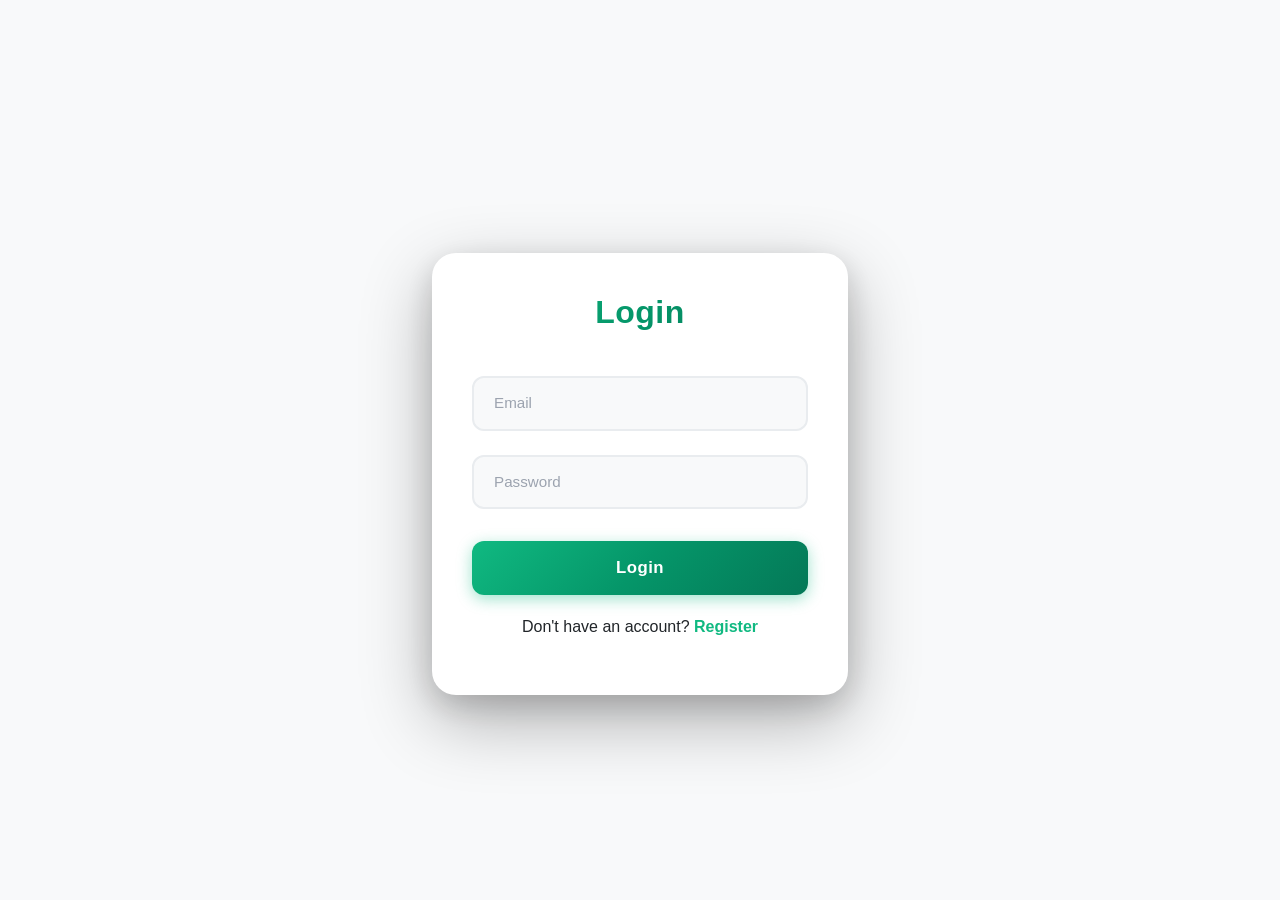
<file: frontend/login.html>
<!DOCTYPE html>
<html>
<head>
    <title>Login</title>
    <link href="https://cdn.jsdelivr.net/npm/bootstrap@5.3.0/dist/css/bootstrap.min.css" rel="stylesheet">
    <link rel="stylesheet" href="./css/login.css">
</head>
<body class="bg-light">

<div class="container mt-5">
    <div class="card p-4">
        <h3 class="text-center">Login</h3>

        <input type="email" id="email" class="form-control my-2" placeholder="Email">
        <input type="password" id="password" class="form-control my-2" placeholder="Password">

        <button class="btn btn-success w-100 mt-3" onclick="login()">Login</button>

        <p class="text-center mt-3">
            Don't have an account? <a href="register.html">Register</a>
        </p>
    </div>
</div>

<script src="https://code.jquery.com/jquery-3.6.0.min.js"></script>
<script src="./js/login.js"></script>

</body>
</html>
</file>
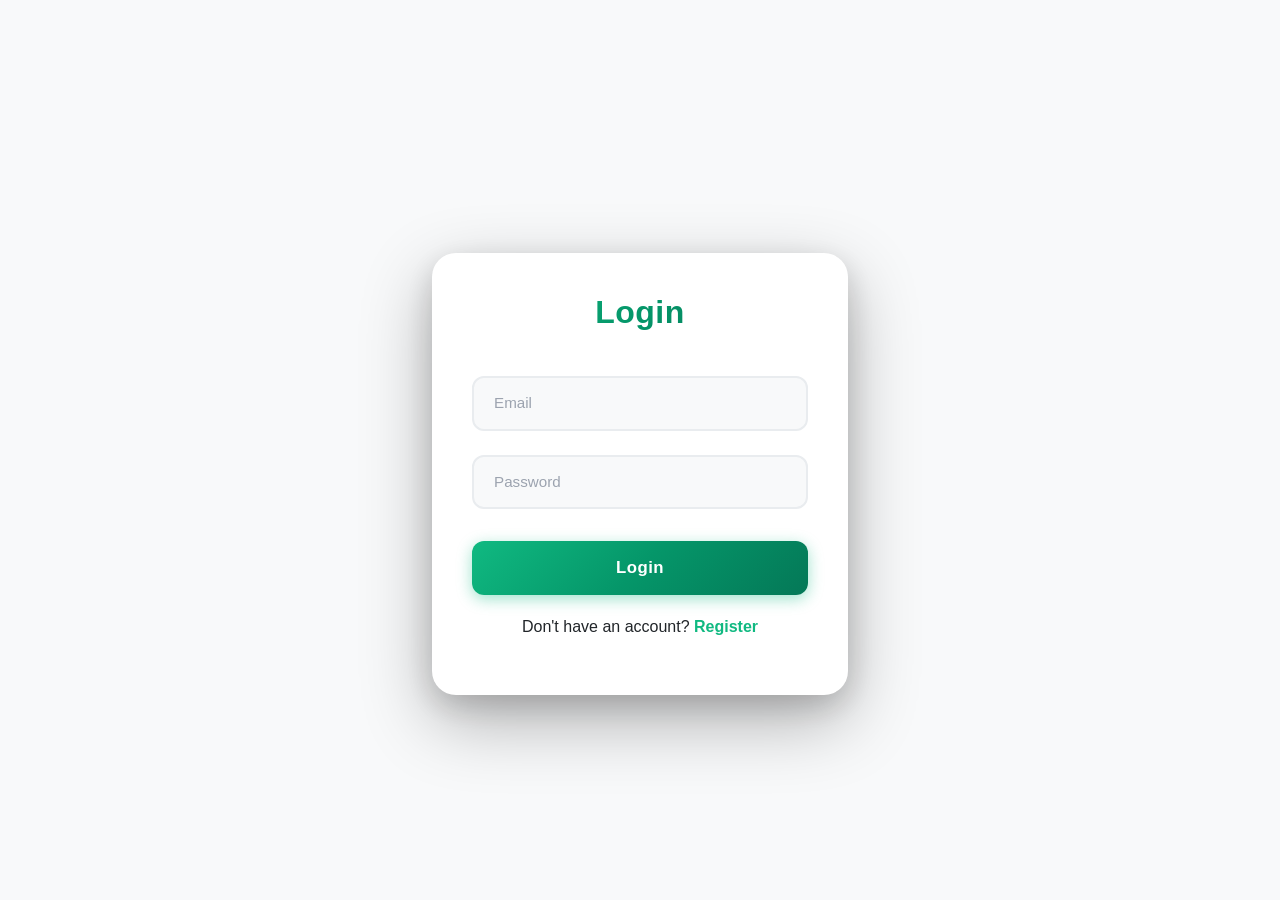
<file: frontend/profile.html>
<!DOCTYPE html>
<html>
<head>
    <title>Profile</title>
    <link href="https://cdn.jsdelivr.net/npm/bootstrap@5.3.0/dist/css/bootstrap.min.css" rel="stylesheet">
    <link rel="stylesheet" href="./css/profile.css">
</head>
<body class="bg-light">

<div class="container mt-5">
    <div class="card p-4">
        <h3 class="text-center">Profile</h3>

        <input type="number" id="age" class="form-control my-2" placeholder="Age">
        <input type="date" id="dob" class="form-control my-2">
        <input type="text" id="contact" class="form-control my-2" placeholder="Contact">

        <button class="btn btn-primary w-100 mt-3" onclick="updateProfile()">Update</button>
        <button class="btn btn-info w-100 mt-2" onclick="seeDetails()">See Details</button>
        <button class="btn btn-danger w-100 mt-2" onclick="logout()">Logout</button>

        <div id="profileDetails" class="mt-4" style="display:none;">
            <h5>Profile Details</h5>
            <p><strong>Age:</strong> <span id="displayAge"></span></p>
            <p><strong>Date of Birth:</strong> <span id="displayDob"></span></p>
            <p><strong>Contact:</strong> <span id="displayContact"></span></p>
        </div>
    </div>
</div>

<script src="https://code.jquery.com/jquery-3.6.0.min.js"></script>
<script src="./js/profile.js"></script>

</body>
</html>
</file>
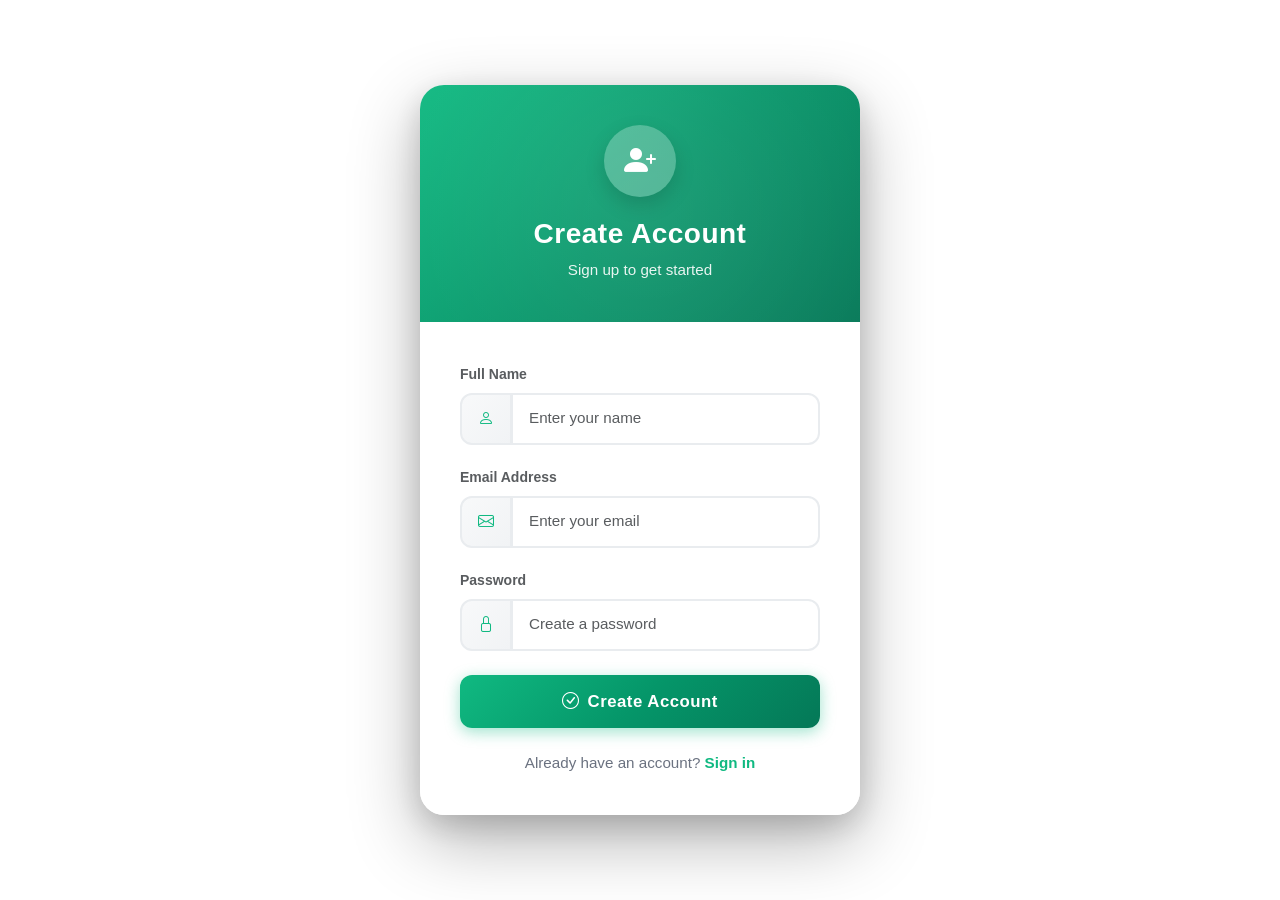
<file: frontend/register.html>
<!DOCTYPE html>
<html lang="en">
<head>
    <meta charset="UTF-8">
    <meta name="viewport" content="width=device-width, initial-scale=1.0">
    <title>Register</title>
    <link href="https://cdn.jsdelivr.net/npm/bootstrap@5.3.0/dist/css/bootstrap.min.css" rel="stylesheet">
    <link href="https://cdn.jsdelivr.net/npm/bootstrap-icons@1.10.5/font/bootstrap-icons.css" rel="stylesheet">
    <link rel="stylesheet" href="./css/register.css">
</head>
<body>

<div class="register-card card">
    <div class="card-header-section">
        <div class="icon-circle">
            <i class="bi bi-person-plus-fill"></i>
        </div>
        <h4>Create Account</h4>
        <p>Sign up to get started</p>
    </div>

    <div class="card-body-section">
        <div class="mb-3">
            <label class="form-label text-muted small fw-semibold">Full Name</label>
            <div class="input-group">
                <span class="input-group-text"><i class="bi bi-person"></i></span>
                <input type="text" id="name" class="form-control" placeholder="Enter your name">
            </div>
        </div>

        <div class="mb-3">
            <label class="form-label text-muted small fw-semibold">Email Address</label>
            <div class="input-group">
                <span class="input-group-text"><i class="bi bi-envelope"></i></span>
                <input type="email" id="email" class="form-control" placeholder="Enter your email">
            </div>
        </div>

        <div class="mb-4">
            <label class="form-label text-muted small fw-semibold">Password</label>
            <div class="input-group">
                <span class="input-group-text"><i class="bi bi-lock"></i></span>
                <input type="password" id="password" class="form-control" placeholder="Create a password">
            </div>
        </div>

        <button class="btn btn-register btn-primary w-100 text-white" onclick="register()">
            <i class="bi bi-check-circle me-2"></i>Create Account
        </button>

        <p class="text-center mt-4 mb-0 login-link">
            Already have an account? <a href="login.html">Sign in</a>
        </p>
    </div>
</div>

<script src="https://code.jquery.com/jquery-3.6.0.min.js"></script>
<script src="./js/register.js"></script>

</body>
</html>
</file>
<file: frontend/css/login.css>
body {
    min-height: 100vh;
    background: #ffffff;
    display: flex;
    align-items: center;
    justify-content: center;
    padding: 1rem;
    font-family: -apple-system, BlinkMacSystemFont, 'Segoe UI', Roboto, 'Helvetica Neue', Arial, sans-serif;
}

.container {
    max-width: 440px;
    margin: 0 auto;
}

.card {
    border: none;
    border-radius: 1.5rem;
    box-shadow: 0 25px 70px rgba(0, 0, 0, 0.3), 0 10px 30px rgba(0, 0, 0, 0.15);
    backdrop-filter: blur(10px);
    transition: transform 0.3s ease, box-shadow 0.3s ease;
    background: #ffffff;
    padding: 2.5rem !important;
}

.card:hover {
    transform: translateY(-5px);
    box-shadow: 0 30px 80px rgba(0, 0, 0, 0.35), 0 15px 40px rgba(0, 0, 0, 0.2);
}

h3 {
    font-weight: 700;
    font-size: 2rem;
    background: linear-gradient(135deg, #10b981 0%, #059669 50%, #047857 100%);
    -webkit-background-clip: text;
    -webkit-text-fill-color: transparent;
    background-clip: text;
    margin-bottom: 2rem;
    letter-spacing: 0.5px;
}

.form-control {
    border: 2px solid #e9ecef;
    border-radius: 0.75rem;
    padding: 0.875rem 1.25rem;
    font-size: 0.95rem;
    transition: all 0.3s ease;
    background: #f8f9fa;
}

.form-control:focus {
    box-shadow: 0 0 0 4px rgba(16, 185, 129, 0.1);
    border-color: #10b981;
    outline: none;
    background: #ffffff;
}

.form-control::placeholder {
    color: #9ca3af;
}

.my-2 {
    margin-top: 0.75rem !important;
    margin-bottom: 0.75rem !important;
}

.mt-3 {
    margin-top: 1.25rem !important;
}

.btn {
    border: none;
    border-radius: 0.75rem;
    padding: 0.875rem 1.5rem;
    font-weight: 600;
    font-size: 1.05rem;
    letter-spacing: 0.5px;
    transition: all 0.3s ease;
    position: relative;
    overflow: hidden;
}

.btn::before {
    content: '';
    position: absolute;
    top: 0;
    left: -100%;
    width: 100%;
    height: 100%;
    background: linear-gradient(90deg, transparent, rgba(255, 255, 255, 0.3), transparent);
    transition: left 0.5s ease;
}

.btn:hover::before {
    left: 100%;
}

.btn-success {
    background: linear-gradient(135deg, #10b981 0%, #059669 50%, #047857 100%);
    box-shadow: 0 4px 15px rgba(16, 185, 129, 0.4);
}

.btn-success:hover {
    transform: translateY(-2px);
    box-shadow: 0 6px 25px rgba(16, 185, 129, 0.5);
}

.btn-success:active {
    transform: translateY(0);
    box-shadow: 0 2px 10px rgba(16, 185, 129, 0.4);
}

.text-center p {
    color: #6b7280;
    font-size: 0.95rem;
    margin-bottom: 0;
}

.text-center a {
    color: #10b981;
    font-weight: 600;
    text-decoration: none;
    transition: all 0.3s ease;
    position: relative;
}

.text-center a::after {
    content: '';
    position: absolute;
    bottom: -2px;
    left: 0;
    width: 0;
    height: 2px;
    background: linear-gradient(90deg, #10b981, #059669);
    transition: width 0.3s ease;
}

.text-center a:hover {
    color: #059669;
}

.text-center a:hover::after {
    width: 100%;
}

@media (max-width: 576px) {
    .card {
        padding: 2rem 1.5rem !important;
    }
    
    h3 {
        font-size: 1.75rem;
    }
    
    .btn {
        font-size: 1rem;
        padding: 0.75rem 1.25rem;
    }
}
</file>
<file: frontend/css/profile.css>
body {
    min-height: 100vh;
    background: #ffffff;
    display: flex;
    align-items: center;
    justify-content: center;
    padding: 2rem 1rem;
    font-family: -apple-system, BlinkMacSystemFont, 'Segoe UI', Roboto, 'Helvetica Neue', Arial, sans-serif;
}

.container {
    max-width: 600px;
    margin: 0 auto;
}

.card {
    border: none;
    border-radius: 1.5rem;
    box-shadow: 0 25px 70px rgba(0, 0, 0, 0.3), 0 10px 30px rgba(0, 0, 0, 0.15);
    backdrop-filter: blur(10px);
    transition: transform 0.3s ease, box-shadow 0.3s ease;
    background: #ffffff;
    padding: 2.5rem !important;
}

.card:hover {
    transform: translateY(-5px);
    box-shadow: 0 30px 80px rgba(0, 0, 0, 0.35), 0 15px 40px rgba(0, 0, 0, 0.2);
}

h3 {
    font-weight: 700;
    font-size: 2rem;
    background: linear-gradient(135deg, #10b981 0%, #059669 50%, #047857 100%);
    -webkit-background-clip: text;
    -webkit-text-fill-color: transparent;
    background-clip: text;
    margin-bottom: 2rem;
    letter-spacing: 0.5px;
}

.form-control {
    border: 2px solid #e9ecef;
    border-radius: 0.75rem;
    padding: 0.875rem 1.25rem;
    font-size: 0.95rem;
    transition: all 0.3s ease;
    background: #f8f9fa;
}

.form-control:focus {
    box-shadow: 0 0 0 4px rgba(16, 185, 129, 0.1);
    border-color: #10b981;
    outline: none;
    background: #ffffff;
}

.form-control::placeholder {
    color: #9ca3af;
}

.my-2 {
    margin-top: 0.75rem !important;
    margin-bottom: 0.75rem !important;
}

.btn {
    border: none;
    border-radius: 0.75rem;
    padding: 0.875rem 1.5rem;
    font-weight: 600;
    font-size: 1.05rem;
    letter-spacing: 0.5px;
    transition: all 0.3s ease;
    position: relative;
    overflow: hidden;
}

.btn::before {
    content: '';
    position: absolute;
    top: 0;
    left: -100%;
    width: 100%;;
    height: 100%;
    background: linear-gradient(90deg, transparent, rgba(255, 255, 255, 0.3), transparent);
    transition: left 0.5s ease;
}

.btn:hover::before {
    left: 100%;
}

.btn-primary {
    background: linear-gradient(135deg, #10b981 0%, #059669 50%, #047857 100%);
    box-shadow: 0 4px 15px rgba(16, 185, 129, 0.4);
}

.btn-primary:hover {
    transform: translateY(-2px);
    box-shadow: 0 6px 25px rgba(16, 185, 129, 0.5);
}

.btn-primary:active {
    transform: translateY(0);
    box-shadow: 0 2px 10px rgba(16, 185, 129, 0.4);
}

.btn-info {
    background: linear-gradient(135deg, #06b6d4 0%, #0891b2 100%);
    box-shadow: 0 4px 15px rgba(6, 182, 212, 0.4);
    color: white;
}

.btn-info:hover {
    transform: translateY(-2px);
    box-shadow: 0 6px 25px rgba(6, 182, 212, 0.5);
    color: white;
}

.btn-info:active {
    transform: translateY(0);
    box-shadow: 0 2px 10px rgba(6, 182, 212, 0.4);
}

.btn-danger {
    background: linear-gradient(135deg, #ef4444 0%, #dc2626 100%);
    box-shadow: 0 4px 15px rgba(239, 68, 68, 0.4);
}

.btn-danger:hover {
    transform: translateY(-2px);
    box-shadow: 0 6px 25px rgba(239, 68, 68, 0.5);
}

.btn-danger:active {
    transform: translateY(0);
    box-shadow: 0 2px 10px rgba(239, 68, 68, 0.4);
}

.mt-2 {
    margin-top: 0.75rem !important;
}

.mt-3 {
    margin-top: 1.25rem !important;
}

.mt-4 {
    margin-top: 1.75rem !important;
}

#profileDetails {
    background: linear-gradient(135deg, #f8f9fa 0%, #f1f3f5 100%);
    border-radius: 1rem;
    padding: 1.5rem;
    border: 2px solid #e9ecef;
    animation: fadeIn 0.3s ease;
}

@keyframes fadeIn {
    from {
        opacity: 0;
        transform: translateY(-10px);
    }
    to {
        opacity: 1;
        transform: translateY(0);
    }
}

#profileDetails h5 {
    font-weight: 700;
    font-size: 1.25rem;
    color: #10b981;
    margin-bottom: 1rem;
    letter-spacing: 0.3px;
}

#profileDetails p {
    margin-bottom: 0.75rem;
    font-size: 0.95rem;
    color: #4b5563;
}

#profileDetails strong {
    color: #1f2937;
    font-weight: 600;
}

#profileDetails span {
    color: #10b981;
    font-weight: 500;
}

@media (max-width: 576px) {
    .card {
        padding: 2rem 1.5rem !important;
    }
    
    h3 {
        font-size: 1.75rem;
    }
    
    .btn {
        font-size: 1rem;
        padding: 0.75rem 1.25rem;
    }
}
</file>
<file: frontend/css/register.css>
body {
    min-height: 100vh;
    background: #ffffff;
    display: flex;
    align-items: center;
    justify-content: center;
    padding: 1rem;
    font-family: -apple-system, BlinkMacSystemFont, 'Segoe UI', Roboto, 'Helvetica Neue', Arial, sans-serif;
}

.register-card {
    width: 100%;
    max-width: 440px;
    border: none;
    border-radius: 1.5rem;
    box-shadow: 0 25px 70px rgba(0, 0, 0, 0.3), 0 10px 30px rgba(0, 0, 0, 0.15);
    overflow: hidden;
    backdrop-filter: blur(10px);
    transition: transform 0.3s ease, box-shadow 0.3s ease;
}

.register-card:hover {
    transform: translateY(-5px);
    box-shadow: 0 30px 80px rgba(0, 0, 0, 0.35), 0 15px 40px rgba(0, 0, 0, 0.2);
}

.card-header-section {
    background: linear-gradient(135deg, #10b981 0%, #059669 50%, #047857 100%);
    padding: 2.5rem 2rem;
    text-align: center;
    color: white;
    position: relative;
    overflow: hidden;
}

.card-header-section::before {
    content: '';
    position: absolute;
    top: -50%;
    right: -50%;
    width: 200%;
    height: 200%;
    background: radial-gradient(circle, rgba(255, 255, 255, 0.1) 0%, transparent 70%);
    animation: pulse 4s ease-in-out infinite;
}

@keyframes pulse {
    0%, 100% { transform: scale(1); opacity: 0.5; }
    50% { transform: scale(1.1); opacity: 0.8; }
}

.card-header-section .icon-circle {
    width: 72px;
    height: 72px;
    background: rgba(255, 255, 255, 0.25);
    border-radius: 50%;
    display: flex;
    align-items: center;
    justify-content: center;
    margin: 0 auto 1.25rem;
    font-size: 2rem;
    box-shadow: 0 8px 20px rgba(0, 0, 0, 0.15);
    position: relative;
    z-index: 1;
    transition: transform 0.3s ease;
}

.card-header-section .icon-circle:hover {
    transform: scale(1.1) rotate(5deg);
}

.card-header-section h4 {
    font-weight: 700;
    margin: 0;
    letter-spacing: 0.5px;
    font-size: 1.75rem;
    position: relative;
    z-index: 1;
}

.card-header-section p {
    margin: 0.5rem 0 0;
    opacity: 0.9;
    font-size: 0.95rem;
    position: relative;
    z-index: 1;
}

.card-body-section {
    padding: 2.5rem;
    background: #ffffff;
}

.input-group-text {
    background: linear-gradient(135deg, #f8f9fa 0%, #f1f3f5 100%);
    border-right: none;
    color: #10b981;
    border: 2px solid #e9ecef;
    border-radius: 0.75rem 0 0 0.75rem;
    padding: 0.75rem 1rem;
    transition: all 0.3s ease;
}

.form-control {
    border-left: none;
    border: 2px solid #e9ecef;
    border-radius: 0 0.75rem 0.75rem 0;
    padding: 0.75rem 1rem;
    font-size: 0.95rem;
    transition: all 0.3s ease;
}

.form-control:focus {
    box-shadow: 0 0 0 4px rgba(16, 185, 129, 0.1);
    border-color: #10b981;
    outline: none;
}

.input-group:focus-within .input-group-text {
    border-color: #10b981;
    background: linear-gradient(135deg, #d1fae5 0%, #a7f3d0 100%);
    color: #047857;
}

.input-group:focus-within .form-control {
    border-color: #10b981;
}

.form-label {
    margin-bottom: 0.5rem;
    font-size: 0.875rem;
}

.btn-register {
    background: linear-gradient(135deg, #10b981 0%, #059669 50%, #047857 100%);
    border: none;
    border-radius: 0.75rem;
    padding: 0.875rem 1.5rem;
    font-weight: 600;
    font-size: 1.05rem;
    letter-spacing: 0.5px;
    transition: all 0.3s ease;
    box-shadow: 0 4px 15px rgba(16, 185, 129, 0.4);
    position: relative;
    overflow: hidden;
}

.btn-register::before {
    content: '';
    position: absolute;
    top: 0;
    left: -100%;
    width: 100%;
    height: 100%;
    background: linear-gradient(90deg, transparent, rgba(255, 255, 255, 0.3), transparent);
    transition: left 0.5s ease;
}

.btn-register:hover::before {
    left: 100%;
}

.btn-register:hover {
    transform: translateY(-2px);
    box-shadow: 0 6px 25px rgba(16, 185, 129, 0.5);
}

.btn-register:active {
    transform: translateY(0);
    box-shadow: 0 2px 10px rgba(16, 185, 129, 0.4);
}

.login-link {
    color: #6b7280;
    font-size: 0.95rem;
}

.login-link a {
    color: #10b981;
    font-weight: 600;
    text-decoration: none;
    transition: all 0.3s ease;
    position: relative;
}

.login-link a::after {
    content: '';
    position: absolute;
    bottom: -2px;
    left: 0;
    width: 0;
    height: 2px;
    background: linear-gradient(90deg, #10b981, #059669);
    transition: width 0.3s ease;
}

.login-link a:hover {
    color: #059669;
}

.login-link a:hover::after {
    width: 100%;
}

.mb-3 {
    margin-bottom: 1.25rem !important;
}

.mb-4 {
    margin-bottom: 1.5rem !important;
}

@media (max-width: 576px) {
    .card-body-section {
        padding: 2rem 1.5rem;
    }
    
    .card-header-section {
        padding: 2rem 1.5rem;
    }
    
    .register-card {
        max-width: 100%;
    }
}
</file>
